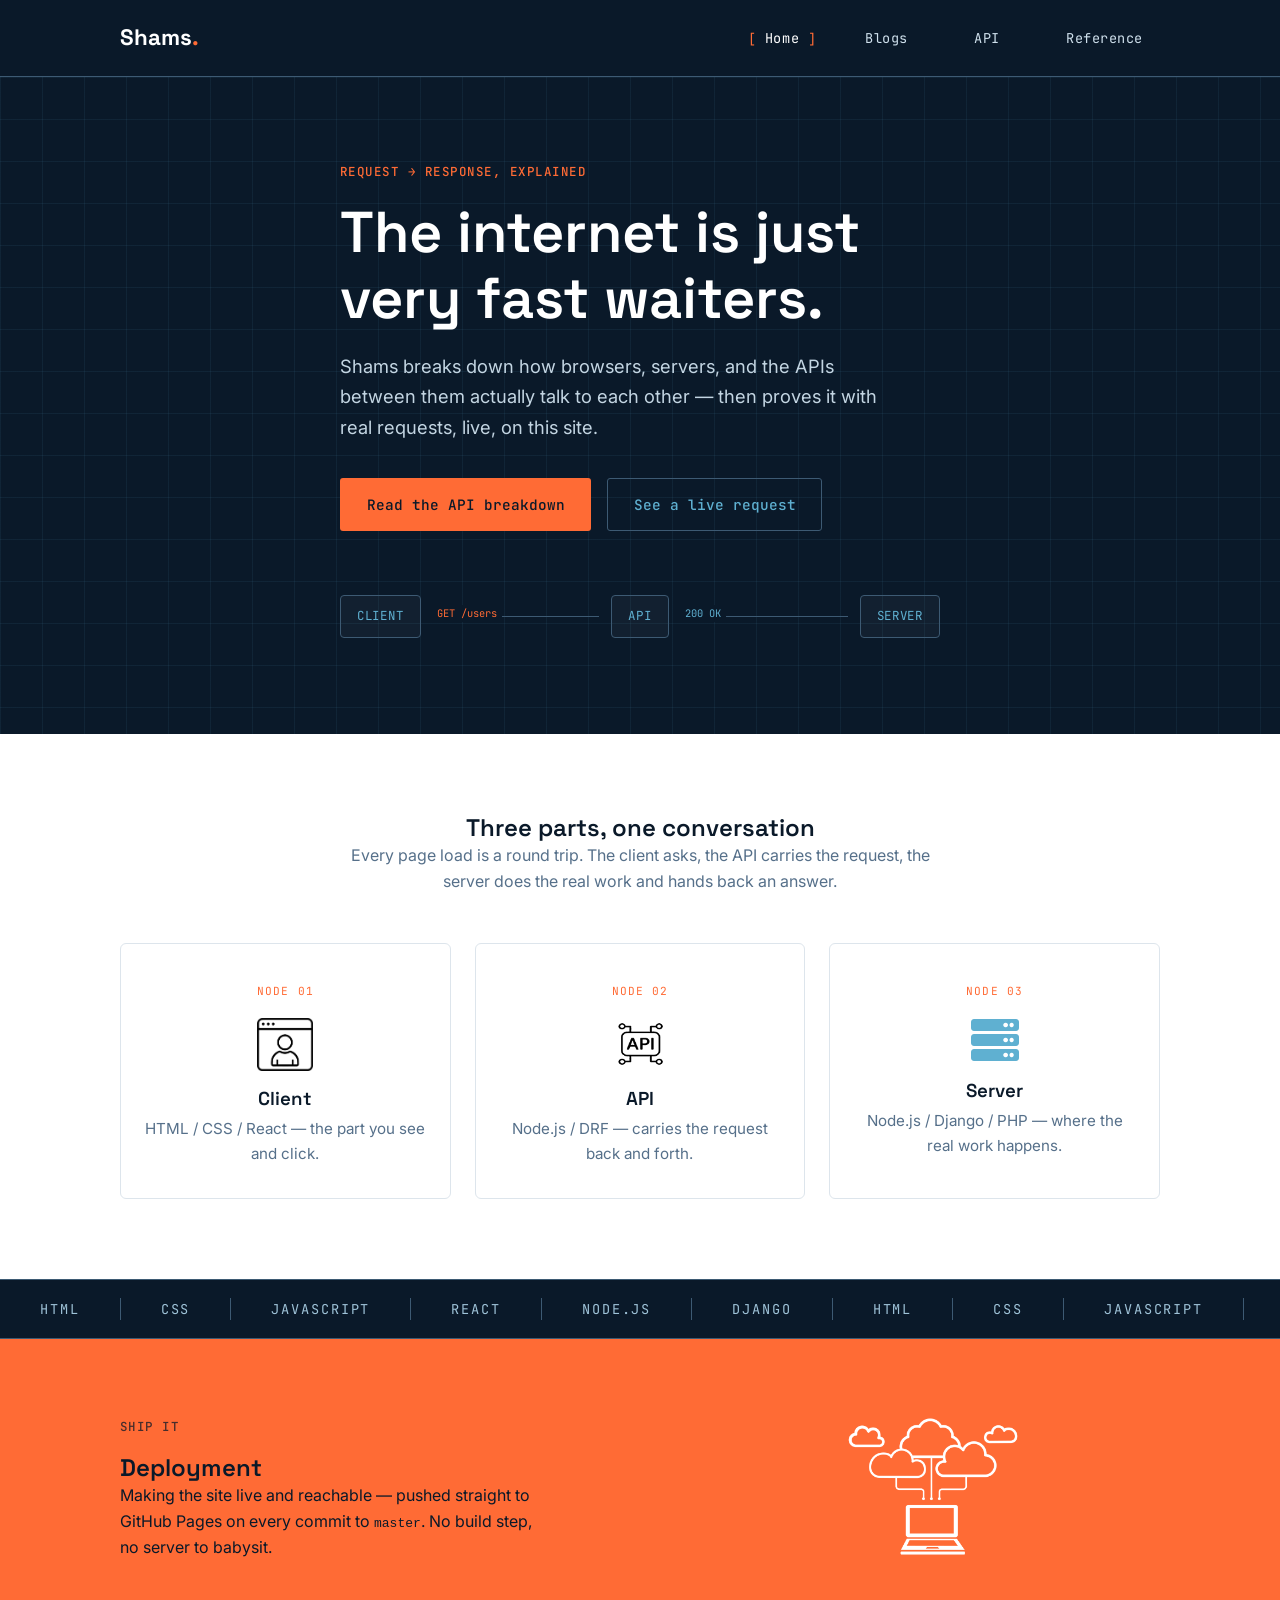
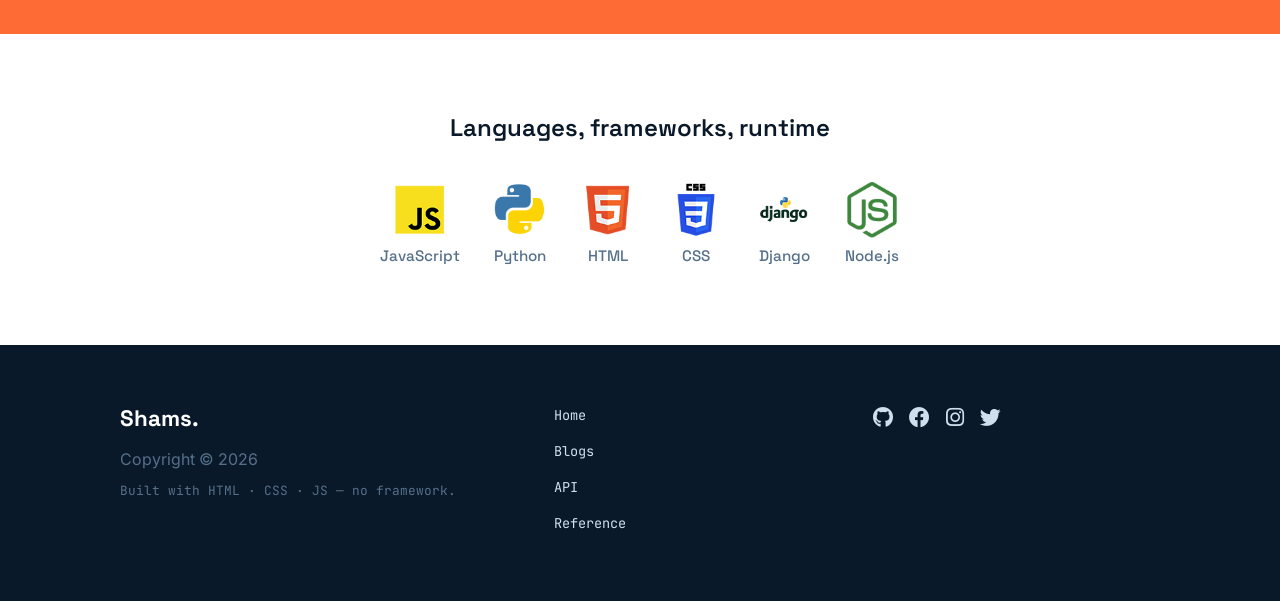
<file: index.html>
<!DOCTYPE html>
<html lang="en">

<head>
  <meta charset="UTF-8" />
  <meta name="viewport" content="width=device-width, initial-scale=1.0" />
  <meta name="description"
    content="Shams explains how frontend, backend, and APIs actually talk to each other, then proves it with live requests." />
  <link rel="icon" href="images/favicon.png" />
  <link rel="stylesheet" href="https://cdnjs.cloudflare.com/ajax/libs/font-awesome/5.15.1/css/all.min.css"
    integrity="sha512-+4zCK9k+qNFUR5X+cKL9EIR+ZOhtIloNl9GIKS57V1MyNsYpYcUrUeQc9vNfzsWfV28IaLL3i96P9sdNyeRssA=="
    crossorigin="anonymous" />

  <link rel="preconnect" href="https://fonts.googleapis.com" />
  <link rel="preconnect" href="https://fonts.gstatic.com" crossorigin />
  <link
    href="https://fonts.googleapis.com/css2?family=Space+Grotesk:wght@500;600;700&family=Inter:wght@400;500;600;700&family=JetBrains+Mono:wght@400;500;600;700&display=swap"
    rel="stylesheet" />

  <title>Shams. — How the web actually talks</title>
  <link rel="stylesheet" href="css/style.css" />
  <link rel="stylesheet" href="css/utilities.css" />
</head>

<body>
  <header class="site-header">
    <div class="container nav-inner">
      <a class="logo" href="index.html">Shams<span class="accent-dot">.</span></a>
      <button class="nav-toggle" type="button" aria-expanded="false" aria-controls="primary-nav"
        aria-label="Toggle menu">
        <span></span><span></span><span></span>
      </button>
      <nav id="primary-nav" class="primary-nav">
        <ul class="nav-list">
          <li><a href="index.html" class="active">Home</a></li>
          <li><a href="blogs.html">Blogs</a></li>
          <li><a href="api.html">API</a></li>
          <li><a href="media.html">Reference</a></li>
        </ul>
      </nav>
    </div>
  </header>

  <!-- Hero -->
  <section class="hero">
    <div class="container hero-inner">
      <p class="eyebrow">Request → Response, Explained</p>
      <h1>The internet is just very fast waiters.</h1>
      <p class="lead">
        Shams breaks down how browsers, servers, and the APIs between them
        actually talk to each other — then proves it with real requests,
        live, on this site.
      </p>
      <div class="hero-actions">
        <a href="blogs.html" class="btn btn-accent">Read the API breakdown</a>
        <a href="api.html" class="btn btn-outline">See a live request</a>
      </div>

      <div class="schematic" aria-hidden="true">
        <div class="node">CLIENT</div>
        <div class="wire wire-1"><span class="packet packet-1">GET /users</span></div>
        <div class="node">API</div>
        <div class="wire wire-2"><span class="packet packet-2">200 OK</span></div>
        <div class="node">SERVER</div>
      </div>
    </div>
  </section>

  <!-- Concept -->
  <section class="concept">
    <div class="container text-center">
      <h2>Three parts, one conversation</h2>
      <p class="section-lead">
        Every page load is a round trip. The client asks, the API carries
        the request, the server does the real work and hands back an
        answer.
      </p>

      <div class="node-grid">
        <div class="node-card reveal">
          <span class="node-tag">NODE 01</span>
          <img src="./images/client-side.png" alt="" />
          <h3>Client</h3>
          <p>HTML / CSS / React — the part you see and click.</p>
        </div>

        <div class="node-card reveal">
          <span class="node-tag">NODE 02</span>
          <img src="./images/api-img.png" alt="" style="width: 84px; height: 56px" />
          <h3>API</h3>
          <p>Node.js / DRF — carries the request back and forth.</p>
        </div>

        <div class="node-card reveal">
          <span class="node-tag">NODE 03</span>
          <i class="fas fa-server fa-3x"></i>
          <h3>Server</h3>
          <p>Node.js / Django / PHP — where the real work happens.</p>
        </div>
      </div>
    </div>
  </section>

  <!-- Ticker -->
  <section class="ticker">
    <div class="ticker-track">
      <span>HTML</span>
      <span>CSS</span>
      <span>JAVASCRIPT</span>
      <span>REACT</span>
      <span>NODE.JS</span>
      <span>DJANGO</span>
      <span aria-hidden="true">HTML</span>
      <span aria-hidden="true">CSS</span>
      <span aria-hidden="true">JAVASCRIPT</span>
      <span aria-hidden="true">REACT</span>
      <span aria-hidden="true">NODE.JS</span>
      <span aria-hidden="true">DJANGO</span>
    </div>
  </section>

  <!-- Deploy -->
  <section class="deploy">
    <div class="container deploy-inner">
      <div>
        <span class="eyebrow">Ship it</span>
        <h2>Deployment</h2>
        <p>
          Making the site live and reachable — pushed straight to GitHub
          Pages on every commit to <code>master</code>. No build step, no
          server to babysit.
        </p>
      </div>
      <img src="images/cloud.png" alt="Illustration of cloud deployment" />
    </div>
  </section>

  <!-- Stack -->
  <section class="stack">
    <div class="container text-center">
      <h2>Languages, frameworks, runtime</h2>
      <div class="stack-grid">
        <div class="stack-card">
          <img src="images/logos/JS.png" alt="" />
          <h4>JavaScript</h4>
        </div>
        <div class="stack-card">
          <img src="images/logos/python.png" alt="" />
          <h4>Python</h4>
        </div>
        <div class="stack-card">
          <img src="images/logos/html.png" alt="" />
          <h4>HTML</h4>
        </div>
        <div class="stack-card">
          <img src="images/logos/css.png" alt="" />
          <h4>CSS</h4>
        </div>
        <div class="stack-card">
          <img src="images/logos/django.png" alt="" />
          <h4>Django</h4>
        </div>
        <div class="stack-card">
          <img src="images/logos/node.png" alt="" />
          <h4>Node.js</h4>
        </div>
      </div>
    </div>
  </section>

  <!-- Footer -->
  <footer class="site-footer">
    <div class="container footer-grid">
      <div class="footer-brand">
        <span class="logo">Shams.</span>
        <p class="muted">Copyright &copy; 2026</p>
        <p class="tagline">Built with HTML · CSS · JS — no framework.</p>
      </div>
      <nav class="footer-nav">
        <ul>
          <li><a href="index.html">Home</a></li>
          <li><a href="blogs.html">Blogs</a></li>
          <li><a href="api.html">API</a></li>
          <li><a href="media.html">Reference</a></li>
        </ul>
      </nav>
      <div class="social">
        <a href="https://github.com/toor-4" aria-label="GitHub"><i class="fab fa-github"></i></a>
        <a href="#" aria-label="Facebook"><i class="fab fa-facebook"></i></a>
        <a href="#" aria-label="Instagram"><i class="fab fa-instagram"></i></a>
        <a href="#" aria-label="Twitter"><i class="fab fa-twitter"></i></a>
      </div>
    </div>
  </footer>
  <!-- <script src="js/menu.js"></script> -->
  <script src="js/main.js"></script>
</body>

</html>
</file>
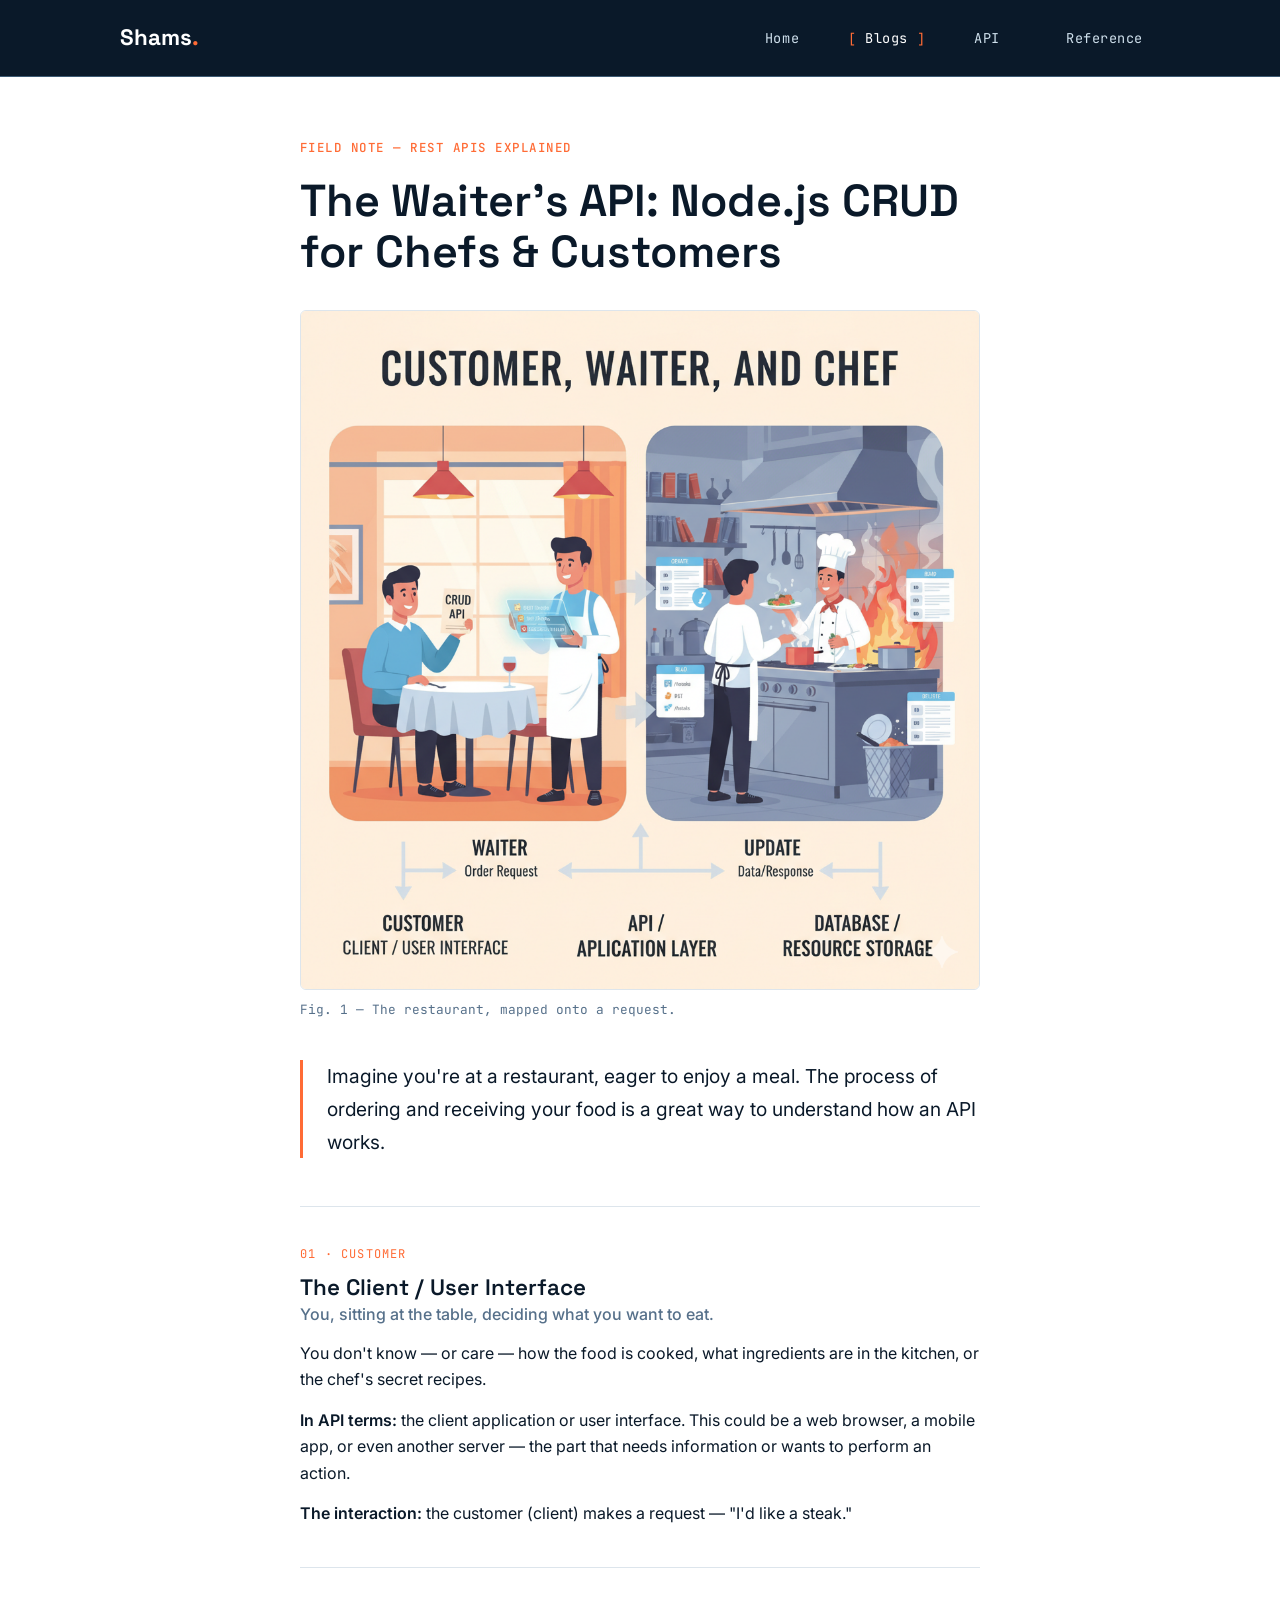
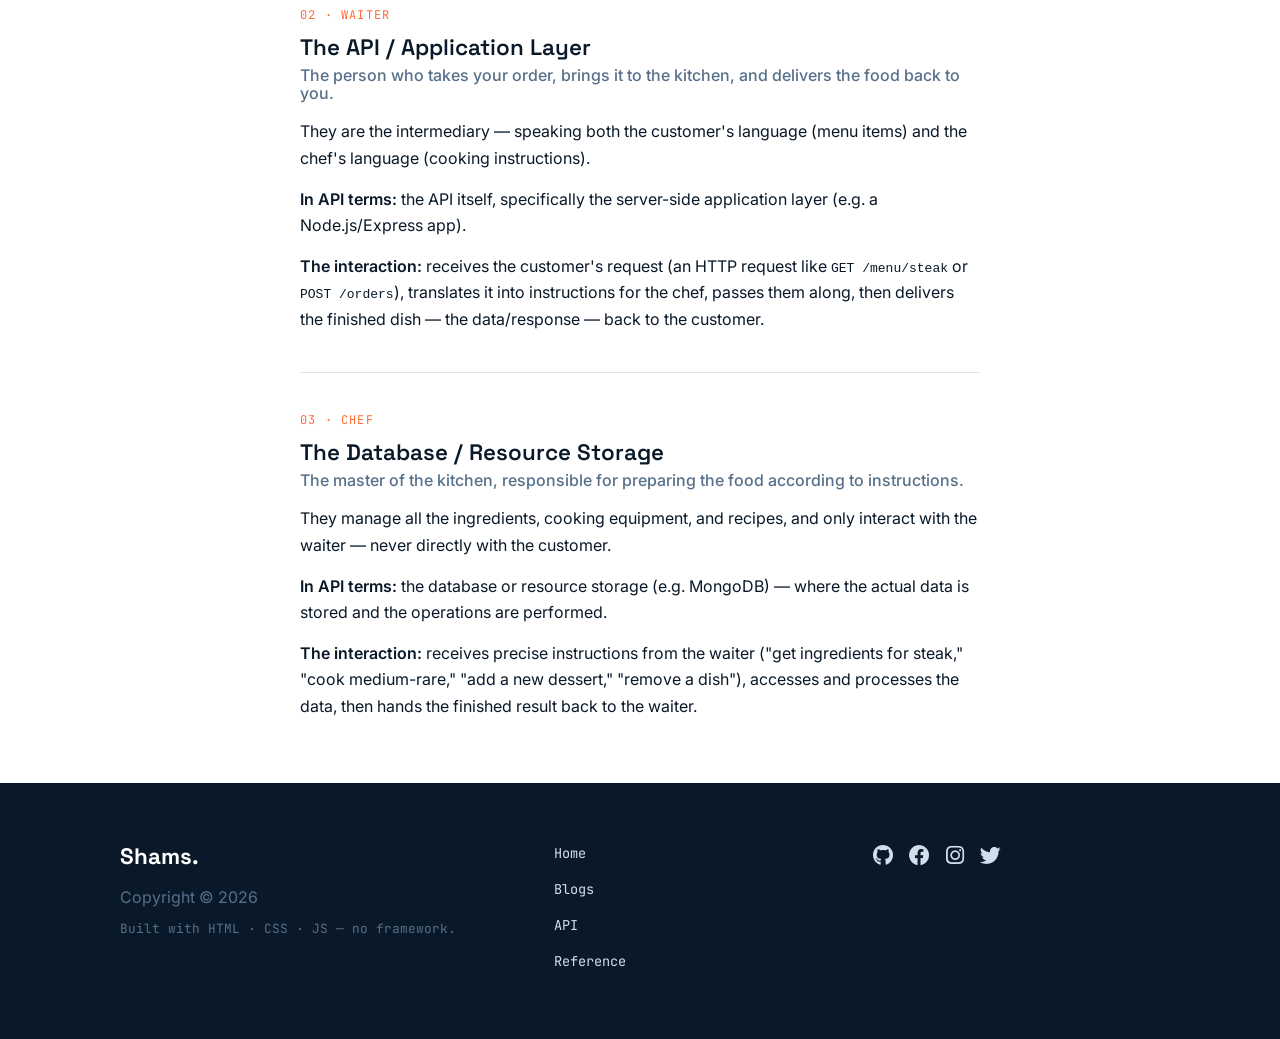
<file: blogs.html>
<!DOCTYPE html>
<html lang="en">
  <head>
    <meta charset="UTF-8" />
    <meta name="viewport" content="width=device-width, initial-scale=1.0" />
    <meta
      name="description"
      content="REST APIs explained through a restaurant: customer, waiter, and chef map directly onto client, API, and server." />
    <link rel="icon" href="images/favicon.png" />
    <link
      rel="stylesheet"
      href="https://cdnjs.cloudflare.com/ajax/libs/font-awesome/5.15.1/css/all.min.css"
      integrity="sha512-+4zCK9k+qNFUR5X+cKL9EIR+ZOhtIloNl9GIKS57V1MyNsYpYcUrUeQc9vNfzsWfV28IaLL3i96P9sdNyeRssA=="
      crossorigin="anonymous" />

    <link rel="preconnect" href="https://fonts.googleapis.com" />
    <link rel="preconnect" href="https://fonts.gstatic.com" crossorigin />
    <link
      href="https://fonts.googleapis.com/css2?family=Space+Grotesk:wght@500;600;700&family=Inter:wght@400;500;600;700&family=JetBrains+Mono:wght@400;500;600;700&display=swap"
      rel="stylesheet" />

    <title>Shams. — The Waiter's API</title>
    <link rel="stylesheet" href="css/style.css" />
    <link rel="stylesheet" href="css/utilities.css" />
    <style>
      .post {
        max-width: 760px;
        padding-top: 3.5rem;
        padding-bottom: 4rem;
      }

      .post h1 {
        font-size: clamp(2rem, 4.5vw, 2.8rem);
        margin-bottom: 2rem;
      }

      .post-figure {
        margin-bottom: 2.5rem;
      }

      .post-figure img {
        border-radius: 6px;
        border: 1px solid #dde5ec;
      }

      .post-figure figcaption {
        font-family: var(--font-mono);
        font-size: 0.8rem;
        color: var(--muted-color);
        margin-top: 0.6rem;
      }

      .post-lead {
        font-size: 1.2rem;
        line-height: 1.7;
        color: var(--dark-color);
        border-left: 3px solid var(--primary-color);
        padding-left: 1.5rem;
        margin-bottom: 3rem;
      }

      .post-steps {
        display: flex;
        flex-direction: column;
        gap: 2.5rem;
        list-style: none;
      }

      .post-step {
        border-top: 1px solid #dde5ec;
        padding-top: 2rem;
      }

      .step-tag {
        display: inline-block;
        font-family: var(--font-mono);
        font-size: 0.75rem;
        letter-spacing: 0.1em;
        text-transform: uppercase;
        color: var(--primary-color);
        margin-bottom: 0.6rem;
      }

      .post-step h2 {
        font-size: 1.4rem;
        margin-bottom: 0.3rem;
      }

      .post-step h3 {
        font-family: var(--font-body);
        font-size: 1rem;
        font-weight: 500;
        color: var(--muted-color);
        margin-bottom: 1rem;
      }

      .post-step p {
        margin-bottom: 0.9rem;
      }

      .post-step p:last-child {
        margin-bottom: 0;
      }

      .post-step strong {
        font-weight: 600;
        color: var(--dark-color);
      }
    </style>
  </head>
  <body>
    <header class="site-header">
      <div class="container nav-inner">
        <a class="logo" href="index.html">Shams<span class="accent-dot">.</span></a>
        <button
          class="nav-toggle"
          type="button"
          aria-expanded="false"
          aria-controls="primary-nav"
          aria-label="Toggle menu">
          <span></span><span></span><span></span>
        </button>
        <nav id="primary-nav" class="primary-nav">
          <ul class="nav-list">
            <li><a href="index.html">Home</a></li>
            <li><a href="blogs.html" class="active">Blogs</a></li>
            <li><a href="api.html">API</a></li>
            <li><a href="media.html">Reference</a></li>
          </ul>
        </nav>
      </div>
    </header>

    <article class="container post">
      <p class="eyebrow">Field Note — REST APIs Explained</p>
      <h1>The Waiter's API: Node.js CRUD for Chefs &amp; Customers</h1>

      <figure class="post-figure">
        <img src="./images/cust_wait_chef.png" alt="Illustration of a customer, waiter, and chef at a restaurant" />
        <figcaption>Fig. 1 — The restaurant, mapped onto a request.</figcaption>
      </figure>

      <p class="post-lead">
        Imagine you're at a restaurant, eager to enjoy a meal. The process of
        ordering and receiving your food is a great way to understand how an
        API works.
      </p>

      <ol class="post-steps">
        <li class="post-step">
          <span class="step-tag">01 · Customer</span>
          <h2>The Client / User Interface</h2>
          <h3>You, sitting at the table, deciding what you want to eat.</h3>
          <p>
            You don't know — or care — how the food is cooked, what
            ingredients are in the kitchen, or the chef's secret recipes.
          </p>
          <p>
            <strong>In API terms:</strong> the client application or user
            interface. This could be a web browser, a mobile app, or even
            another server — the part that needs information or wants to
            perform an action.
          </p>
          <p>
            <strong>The interaction:</strong> the customer (client) makes a
            request — "I'd like a steak."
          </p>
        </li>

        <li class="post-step">
          <span class="step-tag">02 · Waiter</span>
          <h2>The API / Application Layer</h2>
          <h3>The person who takes your order, brings it to the kitchen, and delivers the food back to you.</h3>
          <p>
            They are the intermediary — speaking both the customer's language
            (menu items) and the chef's language (cooking instructions).
          </p>
          <p>
            <strong>In API terms:</strong> the API itself, specifically the
            server-side application layer (e.g. a Node.js/Express app).
          </p>
          <p>
            <strong>The interaction:</strong> receives the customer's request
            (an HTTP request like <code>GET /menu/steak</code> or
            <code>POST /orders</code>), translates it into instructions for
            the chef, passes them along, then delivers the finished dish — the
            data/response — back to the customer.
          </p>
        </li>

        <li class="post-step">
          <span class="step-tag">03 · Chef</span>
          <h2>The Database / Resource Storage</h2>
          <h3>The master of the kitchen, responsible for preparing the food according to instructions.</h3>
          <p>
            They manage all the ingredients, cooking equipment, and recipes,
            and only interact with the waiter — never directly with the
            customer.
          </p>
          <p>
            <strong>In API terms:</strong> the database or resource storage
            (e.g. MongoDB) — where the actual data is stored and the
            operations are performed.
          </p>
          <p>
            <strong>The interaction:</strong> receives precise instructions
            from the waiter ("get ingredients for steak," "cook medium-rare,"
            "add a new dessert," "remove a dish"), accesses and processes the
            data, then hands the finished result back to the waiter.
          </p>
        </li>
      </ol>
    </article>

    <!-- Footer -->
    <footer class="site-footer">
      <div class="container footer-grid">
        <div class="footer-brand">
          <span class="logo">Shams.</span>
          <p class="muted">Copyright &copy; 2026</p>
          <p class="tagline">Built with HTML · CSS · JS — no framework.</p>
        </div>
        <nav class="footer-nav">
          <ul>
            <li><a href="index.html">Home</a></li>
            <li><a href="blogs.html">Blogs</a></li>
            <li><a href="api.html">API</a></li>
            <li><a href="media.html">Reference</a></li>
          </ul>
        </nav>
        <div class="social">
          <a href="https://github.com/toor-4" aria-label="GitHub"
            ><i class="fab fa-github"></i
          ></a>
          <a href="#" aria-label="Facebook"><i class="fab fa-facebook"></i></a>
          <a href="#" aria-label="Instagram"><i class="fab fa-instagram"></i></a>
          <a href="#" aria-label="Twitter"><i class="fab fa-twitter"></i></a>
        </div>
      </div>
    </footer>
    <!-- <script src="js/menu.js"></script> -->
    <script src="js/main.js"></script>
  </body>
</html>
</file>
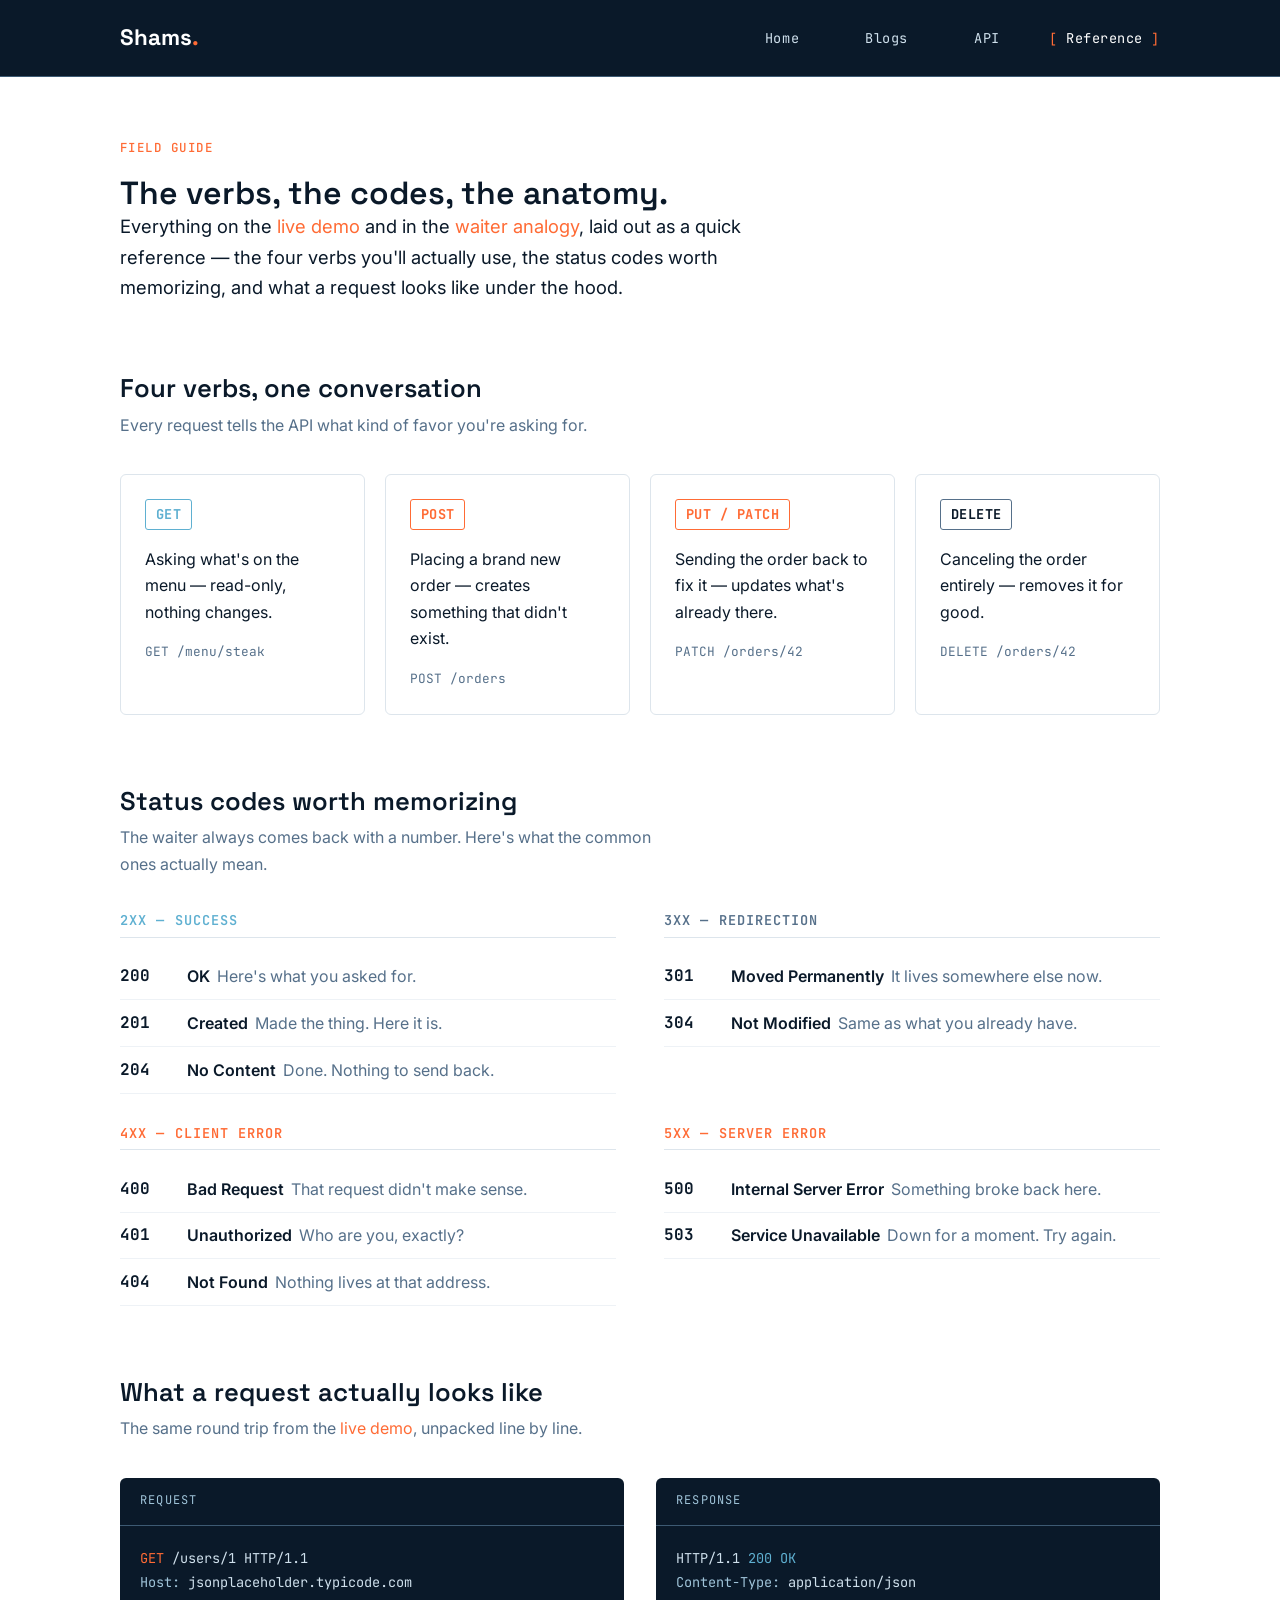
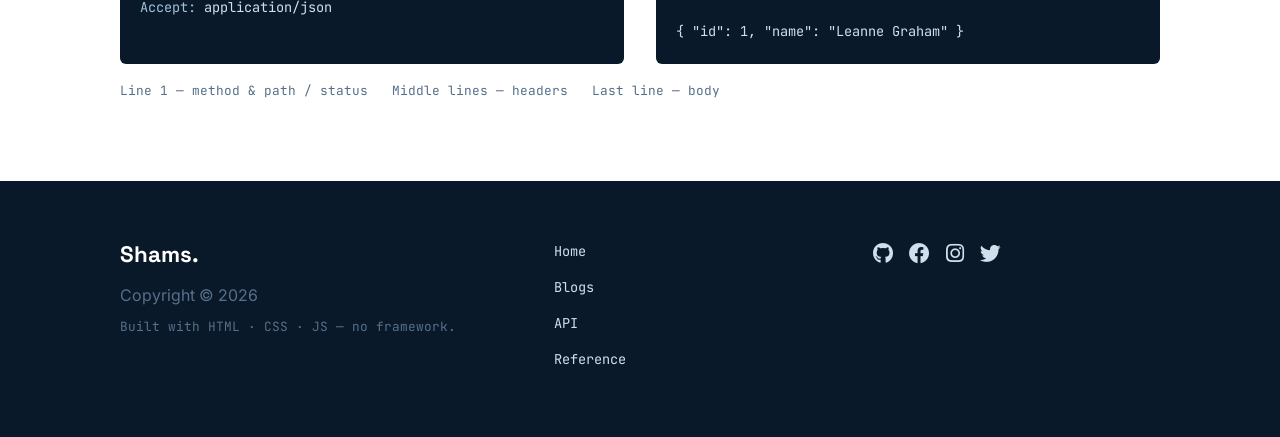
<file: media.html>
<!DOCTYPE html>
<html lang="en">
  <head>
    <meta charset="UTF-8" />
    <meta name="viewport" content="width=device-width, initial-scale=1.0" />
    <meta
      name="description"
      content="A quick reference for HTTP: the four verbs you'll actually use, the status codes worth memorizing, and what a request looks like under the hood." />
    <link rel="icon" href="images/favicon.png" />
    <link
      rel="stylesheet"
      href="https://cdnjs.cloudflare.com/ajax/libs/font-awesome/5.15.1/css/all.min.css"
      integrity="sha512-+4zCK9k+qNFUR5X+cKL9EIR+ZOhtIloNl9GIKS57V1MyNsYpYcUrUeQc9vNfzsWfV28IaLL3i96P9sdNyeRssA=="
      crossorigin="anonymous" />

    <link rel="preconnect" href="https://fonts.googleapis.com" />
    <link rel="preconnect" href="https://fonts.gstatic.com" crossorigin />
    <link
      href="https://fonts.googleapis.com/css2?family=Space+Grotesk:wght@500;600;700&family=Inter:wght@400;500;600;700&family=JetBrains+Mono:wght@400;500;600;700&display=swap"
      rel="stylesheet" />

    <title>Shams. — HTTP Field Guide</title>
    <link rel="stylesheet" href="css/style.css" />
    <link rel="stylesheet" href="css/utilities.css" />
    <style>
      .ref-page {
        padding: 3.5rem 40px 5rem;
      }

      .ref-section {
        margin-top: 4.5rem;
      }

      .ref-section h2 {
        font-size: 1.6rem;
        margin-bottom: 0.5rem;
      }

      .ref-section-lead {
        color: var(--muted-color);
        max-width: 560px;
        margin-bottom: 2.25rem;
      }

      /* Verbs */
      .method-grid {
        display: grid;
        grid-template-columns: repeat(4, 1fr);
        gap: 1.25rem;
      }

      .method-card {
        border: 1px solid #dde5ec;
        border-radius: 6px;
        padding: 1.5rem;
        transition: transform 0.2s ease, border-color 0.2s ease;
      }

      .method-card:hover {
        transform: translateY(-6px);
        border-color: var(--secondary-color);
      }

      .method-badge {
        display: inline-block;
        font-family: var(--font-mono);
        font-weight: 700;
        font-size: 0.85rem;
        letter-spacing: 0.04em;
        border: 1px solid currentColor;
        border-radius: 3px;
        padding: 0.2rem 0.6rem;
        margin-bottom: 1rem;
      }

      .method-get {
        color: var(--secondary-color);
      }

      .method-post,
      .method-put {
        color: var(--primary-color);
      }

      .method-delete {
        color: var(--dark-color);
        border-color: var(--muted-color);
      }

      .method-card p {
        margin-bottom: 0.75rem;
      }

      .method-card code {
        display: inline-block;
        font-family: var(--font-mono);
        font-size: 0.8rem;
        color: var(--muted-color);
      }

      /* Status codes */
      .status-groups {
        display: grid;
        grid-template-columns: repeat(2, 1fr);
        gap: 2rem 3rem;
      }

      .status-group h3 {
        font-family: var(--font-mono);
        font-size: 0.85rem;
        letter-spacing: 0.08em;
        text-transform: uppercase;
        margin-bottom: 1rem;
        padding-bottom: 0.5rem;
        border-bottom: 1px solid #dde5ec;
      }

      .status-2xx h3 {
        color: var(--secondary-color);
      }

      .status-4xx h3,
      .status-5xx h3 {
        color: var(--primary-color);
      }

      .status-3xx h3 {
        color: var(--muted-color);
      }

      .status-row {
        display: flex;
        gap: 1rem;
        padding: 0.6rem 0;
        border-bottom: 1px solid #eef2f6;
      }

      .status-code {
        flex-shrink: 0;
        width: 3.2rem;
        font-family: var(--font-mono);
        font-weight: 700;
      }

      .status-row p {
        margin: 0;
      }

      .status-row .status-name {
        font-weight: 600;
        margin-right: 0.4rem;
      }

      .status-row .status-meaning {
        color: var(--muted-color);
      }

      /* Anatomy */
      .anatomy-grid {
        display: grid;
        grid-template-columns: 1fr 1fr;
        gap: 2rem;
      }

      .anatomy-block {
        background: var(--dark-color);
        border-radius: 6px;
        overflow: hidden;
      }

      .anatomy-label {
        font-family: var(--font-mono);
        font-size: 0.75rem;
        letter-spacing: 0.1em;
        text-transform: uppercase;
        color: #9fc3d8;
        padding: 0.85rem 1.25rem;
        border-bottom: 1px solid var(--line-color);
      }

      .anatomy-block pre {
        font-family: var(--font-mono);
        font-size: 0.85rem;
        line-height: 1.8;
        color: #cfe0ec;
        padding: 1.25rem;
        overflow-x: auto;
      }

      .anatomy-block .tok-verb {
        color: var(--primary-color);
      }

      .anatomy-block .tok-status-ok {
        color: var(--secondary-color);
      }

      .anatomy-block .tok-key {
        color: #9fc3d8;
      }

      .anatomy-legend {
        display: flex;
        flex-wrap: wrap;
        gap: 0.5rem 1.5rem;
        margin-top: 1rem;
        font-family: var(--font-mono);
        font-size: 0.8rem;
        color: var(--muted-color);
      }

      @media (max-width: 800px) {
        .method-grid {
          grid-template-columns: repeat(2, 1fr);
        }

        .status-groups {
          grid-template-columns: 1fr;
        }

        .anatomy-grid {
          grid-template-columns: 1fr;
        }
      }

      @media (max-width: 500px) {
        .method-grid {
          grid-template-columns: 1fr;
        }
      }
    </style>
  </head>
  <body>
    <header class="site-header">
      <div class="container nav-inner">
        <a class="logo" href="index.html">Shams<span class="accent-dot">.</span></a>
        <button
          class="nav-toggle"
          type="button"
          aria-expanded="false"
          aria-controls="primary-nav"
          aria-label="Toggle menu">
          <span></span><span></span><span></span>
        </button>
        <nav id="primary-nav" class="primary-nav">
          <ul class="nav-list">
            <li><a href="index.html">Home</a></li>
            <li><a href="blogs.html">Blogs</a></li>
            <li><a href="api.html">API</a></li>
            <li><a href="media.html" class="active">Reference</a></li>
          </ul>
        </nav>
      </div>
    </header>

    <main class="container ref-page">
      <span class="eyebrow">Field Guide</span>
      <h1>The verbs, the codes, the anatomy.</h1>
      <p class="lead" style="max-width: 640px">
        Everything on the <a href="api.html" class="text-primary">live demo</a>
        and in the
        <a href="blogs.html" class="text-primary">waiter analogy</a>, laid out
        as a quick reference — the four verbs you'll actually use, the status
        codes worth memorizing, and what a request looks like under the hood.
      </p>

      <!-- HTTP verbs -->
      <section class="ref-section">
        <h2>Four verbs, one conversation</h2>
        <p class="ref-section-lead">
          Every request tells the API what kind of favor you're asking for.
        </p>

        <div class="method-grid">
          <div class="method-card reveal">
            <span class="method-badge method-get">GET</span>
            <p>Asking what's on the menu — read-only, nothing changes.</p>
            <code>GET /menu/steak</code>
          </div>

          <div class="method-card reveal">
            <span class="method-badge method-post">POST</span>
            <p>Placing a brand new order — creates something that didn't exist.</p>
            <code>POST /orders</code>
          </div>

          <div class="method-card reveal">
            <span class="method-badge method-put">PUT / PATCH</span>
            <p>Sending the order back to fix it — updates what's already there.</p>
            <code>PATCH /orders/42</code>
          </div>

          <div class="method-card reveal">
            <span class="method-badge method-delete">DELETE</span>
            <p>Canceling the order entirely — removes it for good.</p>
            <code>DELETE /orders/42</code>
          </div>
        </div>
      </section>

      <!-- Status codes -->
      <section class="ref-section">
        <h2>Status codes worth memorizing</h2>
        <p class="ref-section-lead">
          The waiter always comes back with a number. Here's what the common
          ones actually mean.
        </p>

        <div class="status-groups">
          <div class="status-group status-2xx">
            <h3>2xx — Success</h3>
            <div class="status-row">
              <span class="status-code">200</span>
              <p><span class="status-name">OK</span><span class="status-meaning">Here's what you asked for.</span></p>
            </div>
            <div class="status-row">
              <span class="status-code">201</span>
              <p><span class="status-name">Created</span><span class="status-meaning">Made the thing. Here it is.</span></p>
            </div>
            <div class="status-row">
              <span class="status-code">204</span>
              <p><span class="status-name">No Content</span><span class="status-meaning">Done. Nothing to send back.</span></p>
            </div>
          </div>

          <div class="status-group status-3xx">
            <h3>3xx — Redirection</h3>
            <div class="status-row">
              <span class="status-code">301</span>
              <p><span class="status-name">Moved Permanently</span><span class="status-meaning">It lives somewhere else now.</span></p>
            </div>
            <div class="status-row">
              <span class="status-code">304</span>
              <p><span class="status-name">Not Modified</span><span class="status-meaning">Same as what you already have.</span></p>
            </div>
          </div>

          <div class="status-group status-4xx">
            <h3>4xx — Client Error</h3>
            <div class="status-row">
              <span class="status-code">400</span>
              <p><span class="status-name">Bad Request</span><span class="status-meaning">That request didn't make sense.</span></p>
            </div>
            <div class="status-row">
              <span class="status-code">401</span>
              <p><span class="status-name">Unauthorized</span><span class="status-meaning">Who are you, exactly?</span></p>
            </div>
            <div class="status-row">
              <span class="status-code">404</span>
              <p><span class="status-name">Not Found</span><span class="status-meaning">Nothing lives at that address.</span></p>
            </div>
          </div>

          <div class="status-group status-5xx">
            <h3>5xx — Server Error</h3>
            <div class="status-row">
              <span class="status-code">500</span>
              <p><span class="status-name">Internal Server Error</span><span class="status-meaning">Something broke back here.</span></p>
            </div>
            <div class="status-row">
              <span class="status-code">503</span>
              <p><span class="status-name">Service Unavailable</span><span class="status-meaning">Down for a moment. Try again.</span></p>
            </div>
          </div>
        </div>
      </section>

      <!-- Anatomy -->
      <section class="ref-section">
        <h2>What a request actually looks like</h2>
        <p class="ref-section-lead">
          The same round trip from the <a href="api.html" class="text-primary">live demo</a>, unpacked line by line.
        </p>

        <div class="anatomy-grid">
          <div class="anatomy-block">
            <div class="anatomy-label">Request</div>
            <pre><span class="tok-verb">GET</span> /users/1 HTTP/1.1
<span class="tok-key">Host:</span> jsonplaceholder.typicode.com
<span class="tok-key">Accept:</span> application/json</pre>
          </div>

          <div class="anatomy-block">
            <div class="anatomy-label">Response</div>
            <pre>HTTP/1.1 <span class="tok-status-ok">200 OK</span>
<span class="tok-key">Content-Type:</span> application/json

{ "id": 1, "name": "Leanne Graham" }</pre>
          </div>
        </div>
        <div class="anatomy-legend">
          <span>Line 1 — method &amp; path / status</span>
          <span>Middle lines — headers</span>
          <span>Last line — body</span>
        </div>
      </section>
    </main>

    <!-- Footer -->
    <footer class="site-footer">
      <div class="container footer-grid">
        <div class="footer-brand">
          <span class="logo">Shams.</span>
          <p class="muted">Copyright &copy; 2026</p>
          <p class="tagline">Built with HTML · CSS · JS — no framework.</p>
        </div>
        <nav class="footer-nav">
          <ul>
            <li><a href="index.html">Home</a></li>
            <li><a href="blogs.html">Blogs</a></li>
            <li><a href="api.html">API</a></li>
            <li><a href="media.html">Reference</a></li>
          </ul>
        </nav>
        <div class="social">
          <a href="https://github.com/toor-4" aria-label="GitHub"
            ><i class="fab fa-github"></i
          ></a>
          <a href="#" aria-label="Facebook"><i class="fab fa-facebook"></i></a>
          <a href="#" aria-label="Instagram"><i class="fab fa-instagram"></i></a>
          <a href="#" aria-label="Twitter"><i class="fab fa-twitter"></i></a>
        </div>
      </div>
    </footer>
    <!-- <script src="js/menu.js"></script> -->
    <script src="js/main.js"></script>
  </body>
</html>
</file>
<file: css/style.css>
:root {
  --primary-color: #ff6b35; /* rust accent — CTAs, highlights */
  --secondary-color: #5fb0d1; /* schematic cyan — secondary accent, diagram lines */
  --dark-color: #0a1929; /* blueprint ink — dark surfaces */
  --light-color: #eef2f6; /* paper — light surfaces */
  --paper-color: #ffffff;
  --line-color: #3d5a73;
  --muted-color: #56708a;
  --ink-panel: #12283d;
  --font-display: "Space Grotesk", "Arial Narrow", sans-serif;
  --font-body: "Inter", -apple-system, BlinkMacSystemFont, sans-serif;
  --font-mono: "JetBrains Mono", "Courier New", monospace;
}

* {
  box-sizing: border-box;
  margin: 0;
  padding: 0;
}

html {
  scroll-behavior: smooth;
}

body {
  font-family: var(--font-body);
  color: var(--dark-color);
  line-height: 1.65;
  background: var(--paper-color);
  overflow-x: hidden;
}

ul {
  list-style-type: none;
}

a {
  text-decoration: none;
  color: inherit;
}

img {
  max-width: 100%;
  display: block;
}

h1,
h2,
h3,
h4 {
  font-family: var(--font-display);
  font-weight: 600;
  line-height: 1.15;
}

p {
  font-weight: 400;
}

.container {
  max-width: 1120px;
  margin: 0 auto;
  padding: 0 40px;
}

.eyebrow {
  display: inline-block;
  font-family: var(--font-mono);
  font-size: 0.78rem;
  font-weight: 500;
  letter-spacing: 0.12em;
  text-transform: uppercase;
  color: var(--primary-color);
  margin-bottom: 1rem;
}

.text-center {
  text-align: center;
}

.muted {
  color: var(--muted-color);
}

/* Buttons */
.btn {
  display: inline-flex;
  align-items: center;
  gap: 0.5rem;
  font-family: var(--font-mono);
  font-size: 0.9rem;
  font-weight: 500;
  padding: 0.85rem 1.6rem;
  border-radius: 3px;
  border: 1px solid transparent;
  cursor: pointer;
  transition: transform 0.15s ease, background 0.15s ease, border-color 0.15s ease;
}

.btn-accent {
  background: var(--primary-color);
  color: var(--dark-color);
}

.btn-accent:hover {
  transform: translateY(-2px);
}

.btn-outline {
  border-color: var(--line-color);
  color: var(--secondary-color);
}

.btn-outline:hover {
  border-color: var(--secondary-color);
  transform: translateY(-2px);
}

/* Site header / nav */
.site-header {
  position: sticky;
  top: 0;
  z-index: 100;
  background: var(--dark-color);
  border-bottom: 1px solid var(--line-color);
}

.nav-inner {
  display: flex;
  align-items: center;
  justify-content: space-between;
  height: 76px;
}

.logo {
  font-family: var(--font-display);
  font-size: 1.4rem;
  font-weight: 700;
  color: #fff;
}

.logo .accent-dot {
  color: var(--primary-color);
}

.primary-nav .nav-list {
  display: flex;
  gap: 2rem;
}

.primary-nav a {
  position: relative;
  font-family: var(--font-mono);
  font-size: 0.85rem;
  letter-spacing: 0.04em;
  color: #cfe0ec;
  padding: 0.4rem 0;
}

.primary-nav a::before {
  content: "[ ";
  opacity: 0;
  color: var(--primary-color);
  transition: opacity 0.15s ease;
}

.primary-nav a::after {
  content: " ]";
  opacity: 0;
  color: var(--primary-color);
  transition: opacity 0.15s ease;
}

.primary-nav a:hover::before,
.primary-nav a:hover::after,
.primary-nav a.active::before,
.primary-nav a.active::after {
  opacity: 1;
}

.primary-nav a.active {
  color: #fff;
}

.nav-toggle {
  display: none;
  flex-direction: column;
  justify-content: center;
  gap: 5px;
  width: 32px;
  height: 32px;
  background: none;
  border: none;
  cursor: pointer;
}

.nav-toggle span {
  width: 100%;
  height: 2px;
  background: #fff;
  transition: transform 0.2s ease, opacity 0.2s ease;
}

.nav-toggle.open span:nth-child(1) {
  transform: translateY(7px) rotate(45deg);
}

.nav-toggle.open span:nth-child(2) {
  opacity: 0;
}

.nav-toggle.open span:nth-child(3) {
  transform: translateY(-7px) rotate(-45deg);
}

/* Hero */
.hero {
  background-color: var(--dark-color);
  background-image: linear-gradient(rgba(95, 176, 209, 0.08) 1px, transparent 1px),
    linear-gradient(90deg, rgba(95, 176, 209, 0.08) 1px, transparent 1px);
  background-size: 42px 42px;
  color: #fff;
  padding: 5rem 0 6rem;
}

.hero-inner {
  max-width: 680px;
}

.hero h1 {
  font-size: clamp(2.3rem, 5.5vw, 3.6rem);
  margin-bottom: 1.25rem;
}

.hero .lead {
  font-size: 1.15rem;
  color: #c3d5e2;
  max-width: 560px;
}

.hero-actions {
  display: flex;
  gap: 1rem;
  flex-wrap: wrap;
  margin: 2.25rem 0 4rem;
}

/* Schematic diagram (signature element) */
.schematic {
  display: flex;
  align-items: center;
  max-width: 640px;
}

.schematic .node {
  flex-shrink: 0;
  font-family: var(--font-mono);
  font-size: 0.78rem;
  letter-spacing: 0.06em;
  border: 1px solid var(--line-color);
  background: rgba(255, 255, 255, 0.03);
  color: var(--secondary-color);
  padding: 0.65rem 1rem;
  border-radius: 4px;
}

.schematic .wire {
  position: relative;
  flex: 1;
  height: 1px;
  background: var(--line-color);
  margin: 0 0.75rem;
  min-width: 30px;
}

.schematic .packet {
  position: absolute;
  top: -0.7rem;
  left: 0;
  font-family: var(--font-mono);
  font-size: 0.65rem;
  white-space: nowrap;
  color: var(--primary-color);
  background: var(--dark-color);
  padding: 0 0.3rem;
  animation: travel-h 3.2s ease-in-out infinite;
}

.wire-2 .packet {
  color: var(--secondary-color);
  animation-delay: 1.6s;
}

@keyframes travel-h {
  0% {
    left: 0;
    opacity: 0;
  }
  8% {
    opacity: 1;
  }
  92% {
    opacity: 1;
  }
  100% {
    left: 100%;
    opacity: 0;
  }
}

@media (max-width: 640px) {
  .schematic .node {
    font-size: 0.62rem;
    letter-spacing: 0.03em;
    padding: 0.45rem 0.55rem;
  }

  .schematic .wire {
    margin: 0 0.35rem;
    min-width: 14px;
  }

  .schematic .packet {
    font-size: 0.52rem;
    top: -0.6rem;
  }
}

@media (prefers-reduced-motion: reduce) {
  .packet,
  .ticker-track {
    animation: none !important;
  }
}

/* Concept / node grid */
.concept {
  padding: 5rem 0;
}

.section-lead {
  max-width: 620px;
  margin: 0 auto 3rem;
  color: var(--muted-color);
}

.node-grid {
  display: grid;
  grid-template-columns: repeat(3, 1fr);
  gap: 1.5rem;
}

.node-card {
  border: 1px solid #dde5ec;
  border-radius: 6px;
  padding: 2rem 1.5rem;
  text-align: center;
  transition: transform 0.2s ease, border-color 0.2s ease;
}

.node-card:hover {
  transform: translateY(-6px);
  border-color: var(--secondary-color);
}

.node-tag {
  display: inline-block;
  font-family: var(--font-mono);
  font-size: 0.7rem;
  letter-spacing: 0.1em;
  color: var(--primary-color);
  margin-bottom: 1rem;
}

.node-card img {
  width: 56px;
  height: 56px;
  object-fit: contain;
  margin: 0 auto 1rem;
}

.node-card i {
  display: block;
  color: var(--secondary-color);
  margin-bottom: 1rem;
}

.node-card h3 {
  margin-bottom: 0.4rem;
}

.node-card p {
  color: var(--muted-color);
  font-size: 0.95rem;
}

/* Ticker */
.ticker {
  background: var(--dark-color);
  border-top: 1px solid var(--line-color);
  border-bottom: 1px solid var(--line-color);
  overflow: hidden;
  padding: 1.1rem 0;
}

.ticker-track {
  display: flex;
  width: max-content;
  animation: ticker-scroll 22s linear infinite;
}

.ticker-track span {
  font-family: var(--font-mono);
  font-size: 0.85rem;
  letter-spacing: 0.14em;
  color: #9fc3d8;
  padding: 0 2.5rem;
  border-right: 1px solid var(--line-color);
}

@keyframes ticker-scroll {
  from {
    transform: translateX(0);
  }
  to {
    transform: translateX(-50%);
  }
}

/* Deploy panel */
.deploy {
  background: var(--primary-color);
  color: var(--dark-color);
  padding: 4.5rem 0;
}

.deploy-inner {
  display: grid;
  grid-template-columns: 1.2fr 1fr;
  gap: 2.5rem;
  align-items: center;
}

.deploy .eyebrow {
  color: var(--dark-color);
  opacity: 0.75;
}

.deploy p {
  max-width: 420px;
}

.deploy img {
  max-width: 220px;
  margin: 0 auto;
}

/* Stack / languages */
.stack {
  padding: 5rem 0;
}

.stack-grid {
  display: flex;
  flex-wrap: wrap;
  justify-content: center;
  gap: 1.25rem 2rem;
  margin-top: 2.5rem;
}

.stack-card {
  text-align: center;
  transition: transform 0.2s ease;
}

.stack-card:hover {
  transform: translateY(-8px);
}

.stack-card img {
  width: 56px;
  height: 56px;
  object-fit: contain;
  margin: 0 auto 0.6rem;
}

.stack-card h4 {
  font-size: 0.95rem;
  font-weight: 500;
  color: var(--muted-color);
}

/* Footer */
.site-footer {
  background: var(--dark-color);
  color: #cfe0ec;
  padding: 3.5rem 0;
}

.footer-grid {
  display: grid;
  grid-template-columns: 1.4fr 1fr 1fr;
  gap: 2rem;
}

.footer-brand .logo {
  color: #fff;
  margin-bottom: 0.5rem;
  display: inline-block;
}

.footer-brand .tagline {
  font-family: var(--font-mono);
  font-size: 0.8rem;
  color: var(--muted-color);
  margin-top: 0.5rem;
}

.footer-nav ul li {
  margin-bottom: 0.6rem;
}

.footer-nav a {
  font-family: var(--font-mono);
  font-size: 0.85rem;
  color: #cfe0ec;
}

.footer-nav a:hover,
.social a:hover {
  color: var(--primary-color);
}

.social {
  display: flex;
  gap: 1rem;
  align-items: flex-start;
}

.social a {
  color: #cfe0ec;
  font-size: 1.3rem;
}

/* Scroll reveal */
.reveal {
  opacity: 0;
  transform: translateY(18px);
  transition: opacity 0.6s ease, transform 0.6s ease;
}

.reveal.is-visible {
  opacity: 1;
  transform: none;
}

@media (prefers-reduced-motion: reduce) {
  .reveal {
    opacity: 1;
    transform: none;
    transition: none;
  }
}

/* Focus states */
a:focus-visible,
button:focus-visible {
  outline: 2px solid var(--secondary-color);
  outline-offset: 3px;
}

/* Responsive */
@media (max-width: 800px) {
  .node-grid {
    grid-template-columns: 1fr;
  }

  .deploy-inner {
    grid-template-columns: 1fr;
    text-align: center;
  }

  .deploy p {
    margin: 0 auto;
  }

  .footer-grid {
    grid-template-columns: 1fr;
    gap: 2.5rem;
    text-align: center;
  }

  .social {
    justify-content: center;
  }
}

@media (max-width: 700px) {
  .nav-toggle {
    display: flex;
  }

  .primary-nav {
    position: absolute;
    top: 76px;
    left: 0;
    right: 0;
    background: var(--dark-color);
    border-bottom: 1px solid var(--line-color);
    max-height: 0;
    overflow: hidden;
    transition: max-height 0.25s ease;
  }

  .primary-nav.open {
    max-height: 300px;
  }

  .primary-nav .nav-list {
    flex-direction: column;
    gap: 0;
    padding: 0.5rem 40px 1.5rem;
  }

  .primary-nav a {
    display: block;
    padding: 0.75rem 0;
  }
}

@media (max-width: 500px) {
  .container {
    padding: 0 24px;
  }

  .hero {
    padding: 3.5rem 0 4rem;
  }
}
</file>
<file: css/utilities.css>
/* Background colors */
.bg-primary {
  background-color: var(--primary-color);
  color: var(--dark-color);
}

.bg-secondary {
  background-color: var(--secondary-color);
  color: var(--dark-color);
}

.bg-dark {
  background-color: var(--dark-color);
  color: #fff;
}

.bg-light {
  background-color: var(--light-color);
  color: var(--dark-color);
}

/* Text colors */
.text-primary {
  color: var(--primary-color);
}

.text-secondary {
  color: var(--secondary-color);
}

.text-dark {
  color: var(--dark-color);
}

.text-light {
  color: var(--light-color);
}

/* Text sizes */
.lead {
  font-size: 1.15rem;
}

.sm {
  font-size: 1rem;
}

.lg {
  font-size: 2.5rem;
}

.xl {
  font-size: 3.5rem;
}

/* Margin */
.my-1 {
  margin: 0.5rem 0;
}

.my-2 {
  margin: 1.5rem 0;
}

.my-3 {
  margin: 2rem 0;
}

.my-4 {
  margin: 3rem 0;
}

.my-5 {
  margin: 4rem 0;
}

/* Padding */
.py-1 {
  padding: 1rem 0;
}

.py-2 {
  padding: 1.5rem 0;
}

.py-3 {
  padding: 2rem 0;
}

.py-4 {
  padding: 3rem 0;
}

.py-5 {
  padding: 4rem 0;
}
</file>
